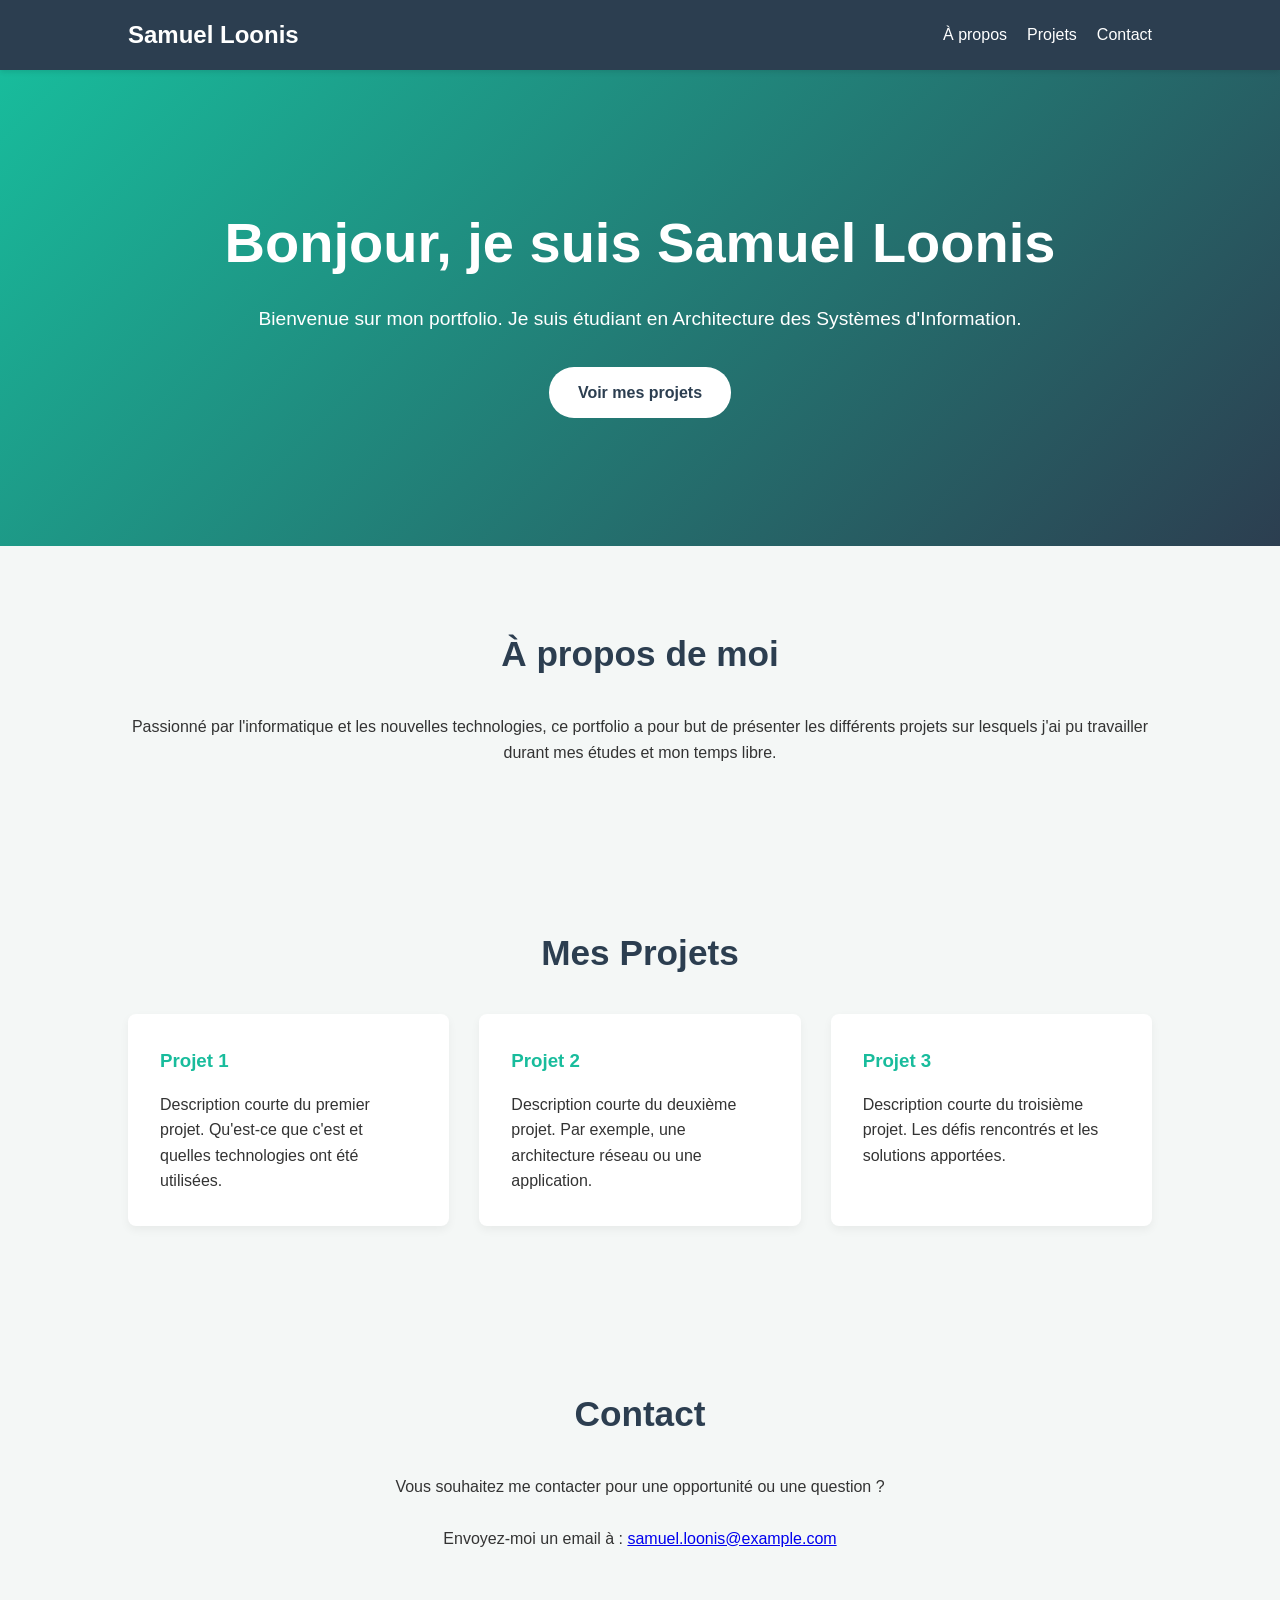
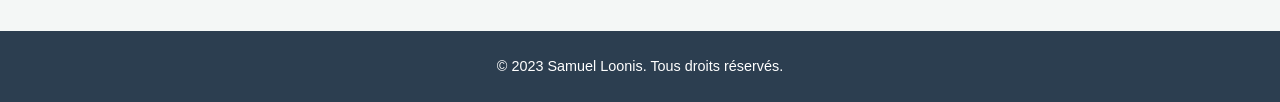
<file: Prompt1/index.html>
<!DOCTYPE html>
<html lang="fr">
<head>
    <meta charset="UTF-8">
    <meta name="viewport" content="width=device-width, initial-scale=1.0">
    <title>Portfolio - Samuel Loonis</title>
    <link rel="stylesheet" href="style.css">
</head>
<body>
    <header>
        <nav>
            <div class="logo">Samuel Loonis</div>
            <ul class="nav-links">
                <li><a href="#about">À propos</a></li>
                <li><a href="#projects">Projets</a></li>
                <li><a href="#contact">Contact</a></li>
            </ul>
        </nav>
    </header>

    <section id="hero">
        <div class="hero-content">
            <h1>Bonjour, je suis Samuel Loonis</h1>
            <p>Bienvenue sur mon portfolio. Je suis étudiant en Architecture des Systèmes d'Information.</p>
            <a href="#projects" class="btn">Voir mes projets</a>
        </div>
    </section>

    <section id="about">
        <h2>À propos de moi</h2>
        <p>Passionné par l'informatique et les nouvelles technologies, ce portfolio a pour but de présenter les différents projets sur lesquels j'ai pu travailler durant mes études et mon temps libre.</p>
    </section>

    <section id="projects">
        <h2>Mes Projets</h2>
        <div class="project-grid">
            <div class="project-card">
                <h3>Projet 1</h3>
                <p>Description courte du premier projet. Qu'est-ce que c'est et quelles technologies ont été utilisées.</p>
            </div>
            <div class="project-card">
                <h3>Projet 2</h3>
                <p>Description courte du deuxième projet. Par exemple, une architecture réseau ou une application.</p>
            </div>
            <div class="project-card">
                <h3>Projet 3</h3>
                <p>Description courte du troisième projet. Les défis rencontrés et les solutions apportées.</p>
            </div>
        </div>
    </section>

    <section id="contact">
        <h2>Contact</h2>
        <p>Vous souhaitez me contacter pour une opportunité ou une question ?<br><br> Envoyez-moi un email à : <a href="mailto:samuel.loonis@example.com">samuel.loonis@example.com</a></p>
    </section>

    <footer>
        <p>&copy; 2023 Samuel Loonis. Tous droits réservés.</p>
    </footer>
</body>
</html>
</file>
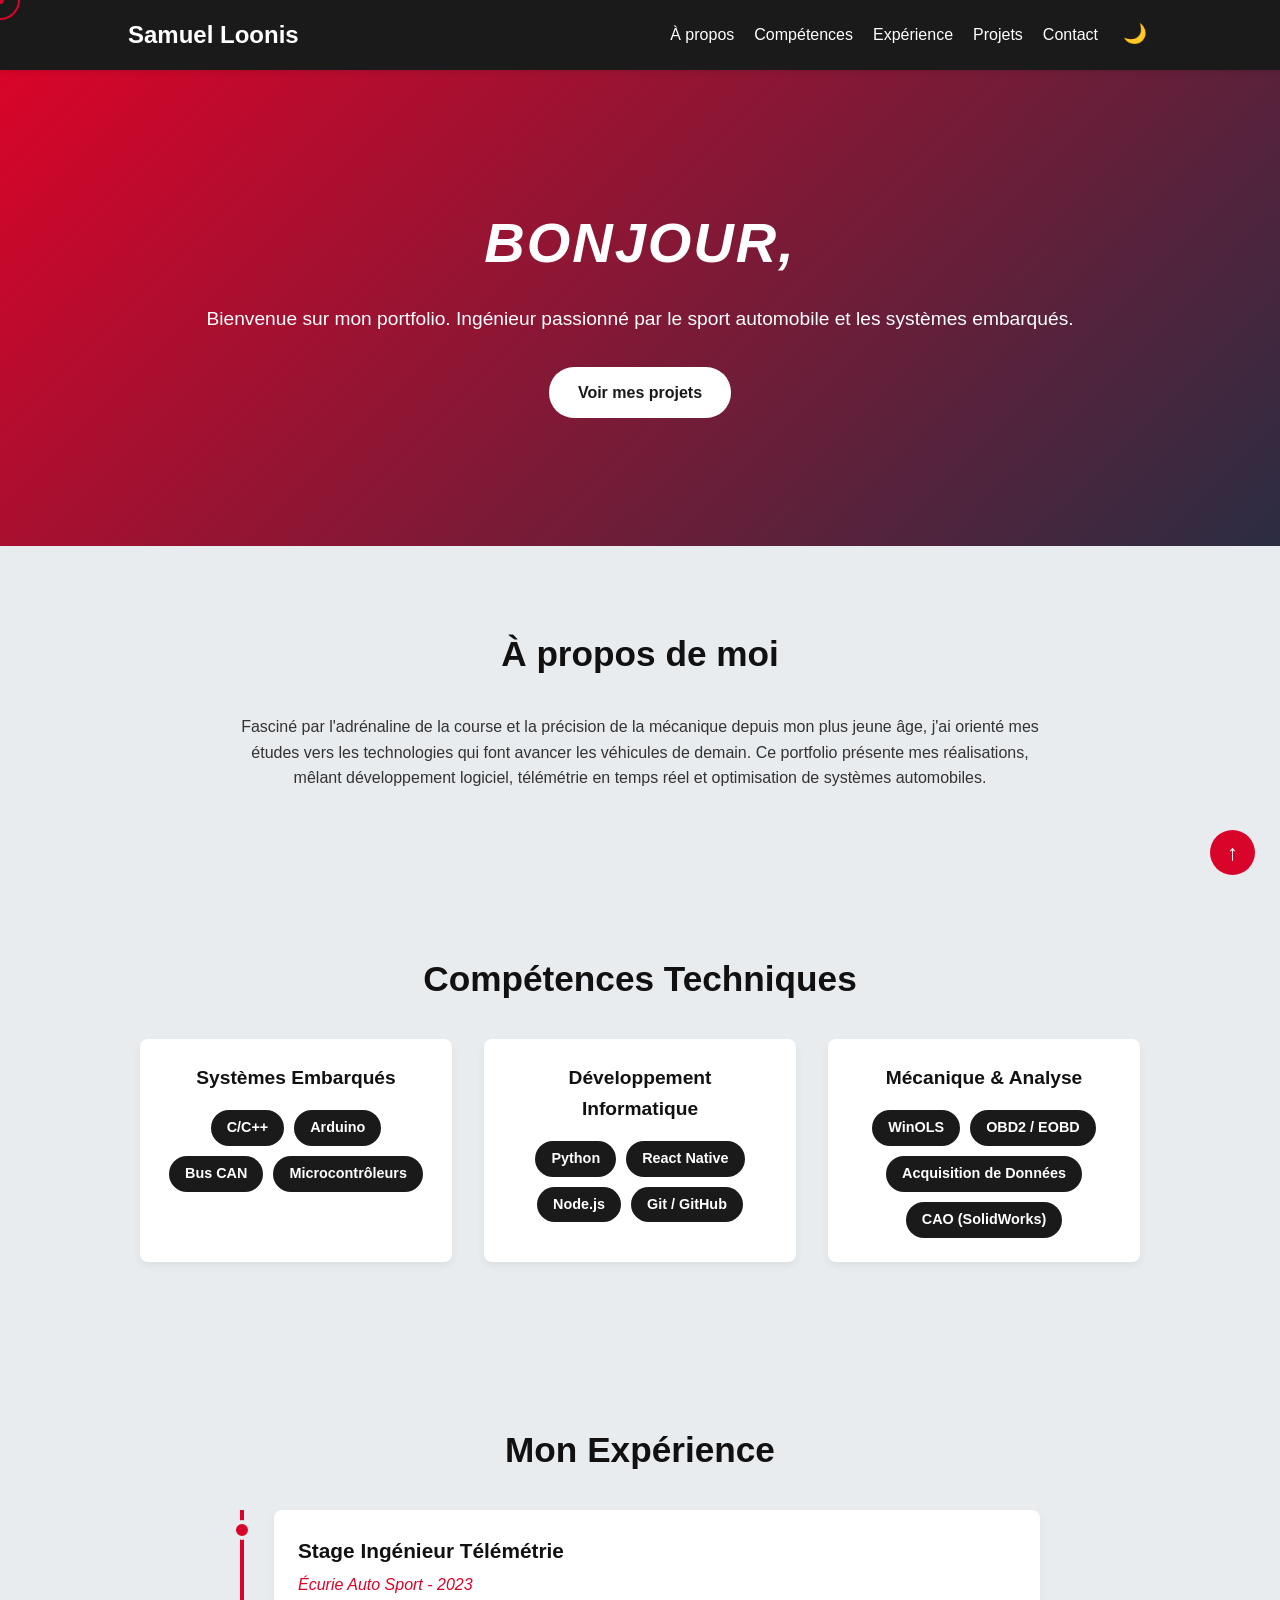
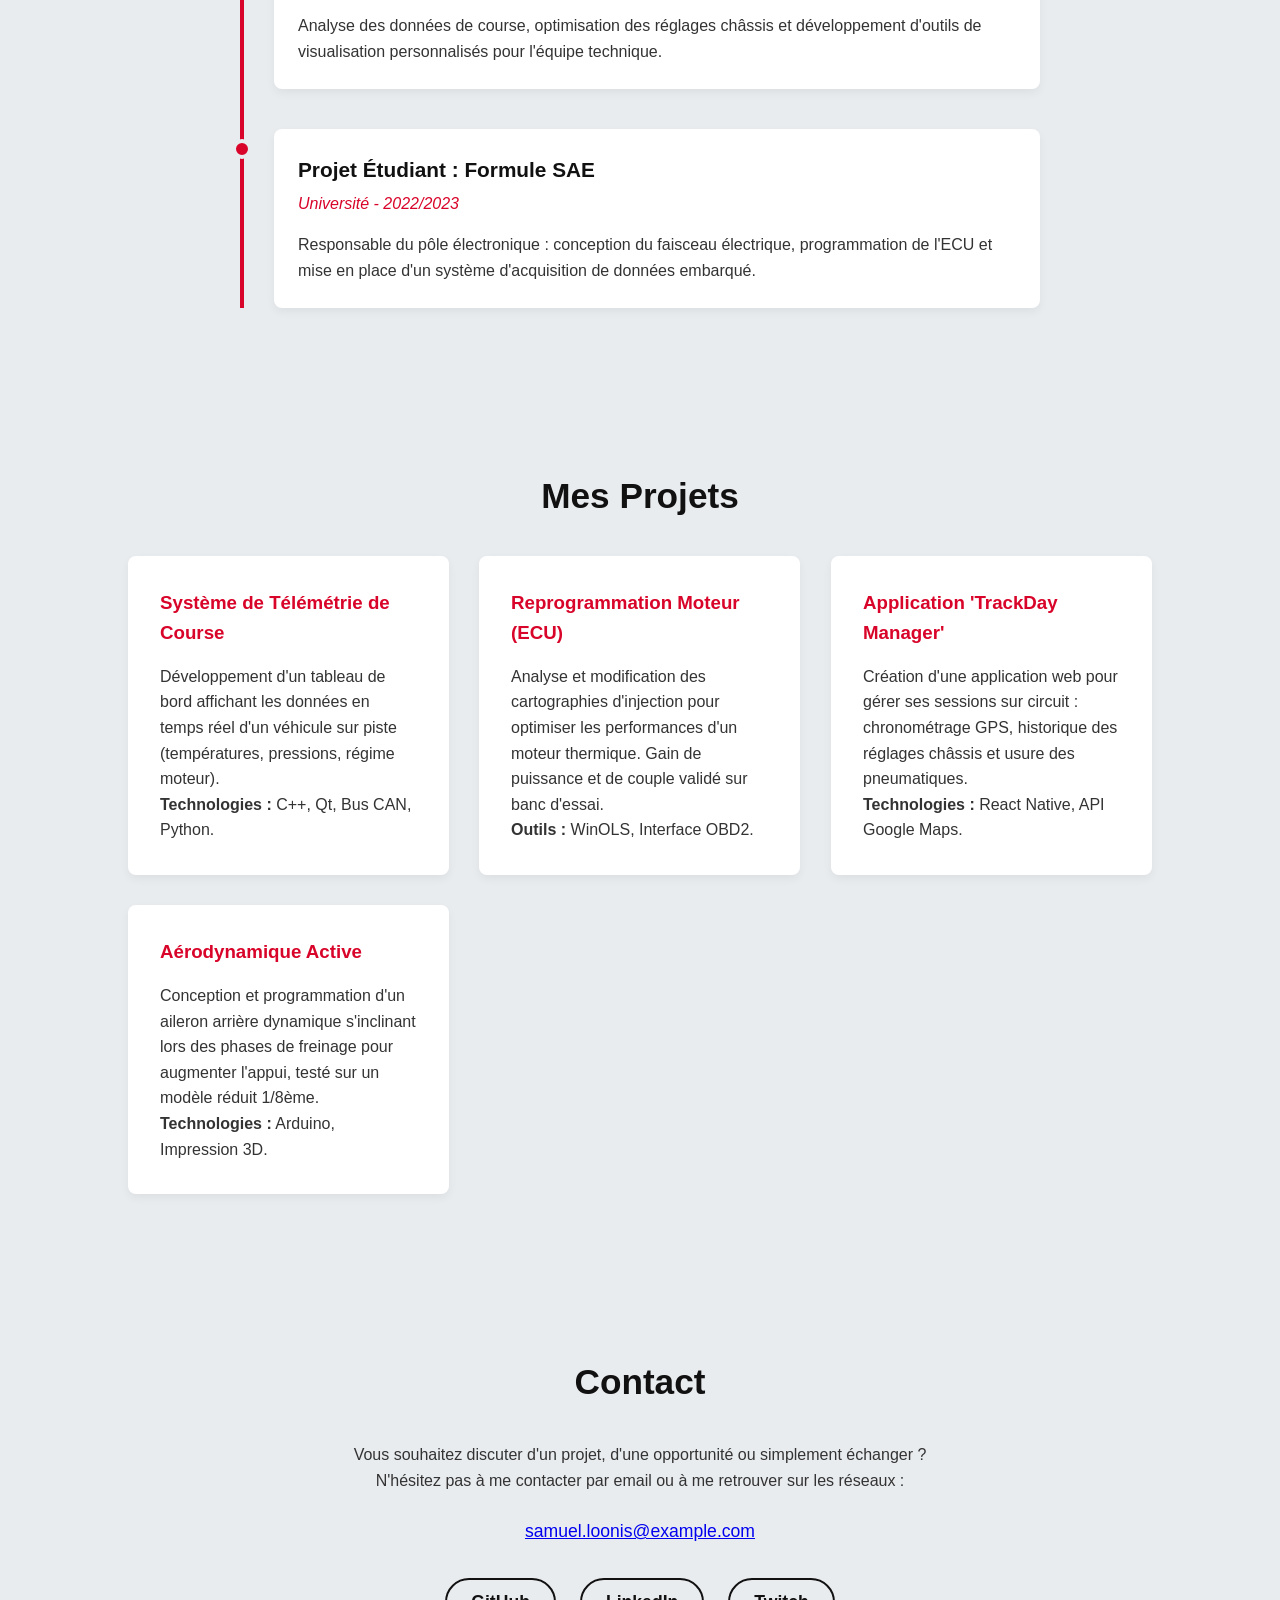
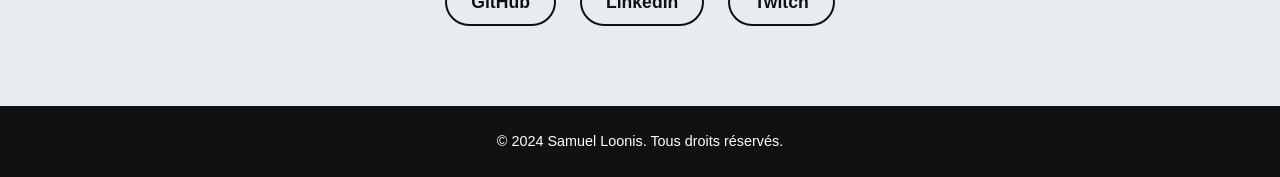
<file: Prompt2/index.html>
<!DOCTYPE html>
<html lang="fr">
<head>
    <meta charset="UTF-8">
    <meta name="viewport" content="width=device-width, initial-scale=1.0">
    <title>Portfolio Auto - Samuel Loonis</title>
    <link rel="stylesheet" href="style.css">
</head>
<body>
    <header>
        <nav>
            <div class="logo">Samuel Loonis</div>
            <!-- Bouton Hamburger pour mobile -->
            <div class="hamburger">
                <span></span>
                <span></span>
                <span></span>
            </div>
            <ul class="nav-links">
                <li><a href="#about">À propos</a></li>
                <li><a href="#skills">Compétences</a></li>
                <li><a href="#experience">Expérience</a></li>
                <li><a href="#projects">Projets</a></li>
                <li><a href="#contact">Contact</a></li>
                <li><button id="theme-toggle" class="theme-toggle" aria-label="Changer le thème">🌙</button></li>
            </ul>
        </nav>
    </header>

    <section id="hero">
        <div class="hero-content">
            <h1>Bonjour, je suis Samuel Loonis</h1>
            <p>Bienvenue sur mon portfolio. Ingénieur passionné par le sport automobile et les systèmes embarqués.</p>
            <a href="#projects" class="btn">Voir mes projets</a>
        </div>
    </section>

    <section id="about">
        <h2>À propos de moi</h2>
        <p style="max-width: 800px; margin: 0 auto;">Fasciné par l'adrénaline de la course et la précision de la mécanique depuis mon plus jeune âge, j'ai orienté mes études vers les technologies qui font avancer les véhicules de demain. Ce portfolio présente mes réalisations, mêlant développement logiciel, télémétrie en temps réel et optimisation de systèmes automobiles.</p>
    </section>

    <section id="skills">
        <h2>Compétences Techniques</h2>
        <div class="skills-container">
            <div class="skill-category">
                <h3>Systèmes Embarqués</h3>
                <div class="skill-tags">
                    <span>C/C++</span>
                    <span>Arduino</span>
                    <span>Bus CAN</span>
                    <span>Microcontrôleurs</span>
                </div>
            </div>
            <div class="skill-category">
                <h3>Développement Informatique</h3>
                <div class="skill-tags">
                    <span>Python</span>
                    <span>React Native</span>
                    <span>Node.js</span>
                    <span>Git / GitHub</span>
                </div>
            </div>
            <div class="skill-category">
                <h3>Mécanique & Analyse</h3>
                <div class="skill-tags">
                    <span>WinOLS</span>
                    <span>OBD2 / EOBD</span>
                    <span>Acquisition de Données</span>
                    <span>CAO (SolidWorks)</span>
                </div>
            </div>
        </div>
    </section>

    <section id="experience">
        <h2>Mon Expérience</h2>
        <div class="timeline">
            <div class="timeline-item">
                <div class="timeline-dot"></div>
                <div class="timeline-content">
                    <h3>Stage Ingénieur Télémétrie</h3>
                    <h4>Écurie Auto Sport - 2023</h4>
                    <p>Analyse des données de course, optimisation des réglages châssis et développement d'outils de visualisation personnalisés pour l'équipe technique.</p>
                </div>
            </div>
            <div class="timeline-item">
                <div class="timeline-dot"></div>
                <div class="timeline-content">
                    <h3>Projet Étudiant : Formule SAE</h3>
                    <h4>Université - 2022/2023</h4>
                    <p>Responsable du pôle électronique : conception du faisceau électrique, programmation de l'ECU et mise en place d'un système d'acquisition de données embarqué.</p>
                </div>
            </div>
        </div>
    </section>

    <section id="projects">
        <h2>Mes Projets</h2>
        <div class="project-grid">
            <div class="project-card">
                <h3>Système de Télémétrie de Course</h3>
                <p>Développement d'un tableau de bord affichant les données en temps réel d'un véhicule sur piste (températures, pressions, régime moteur).<br><strong>Technologies :</strong> C++, Qt, Bus CAN, Python.</p>
            </div>
            <div class="project-card">
                <h3>Reprogrammation Moteur (ECU)</h3>
                <p>Analyse et modification des cartographies d'injection pour optimiser les performances d'un moteur thermique. Gain de puissance et de couple validé sur banc d'essai.<br><strong>Outils :</strong> WinOLS, Interface OBD2.</p>
            </div>
            <div class="project-card">
                <h3>Application 'TrackDay Manager'</h3>
                <p>Création d'une application web pour gérer ses sessions sur circuit : chronométrage GPS, historique des réglages châssis et usure des pneumatiques.<br><strong>Technologies :</strong> React Native, API Google Maps.</p>
            </div>
            <div class="project-card">
                <h3>Aérodynamique Active</h3>
                <p>Conception et programmation d'un aileron arrière dynamique s'inclinant lors des phases de freinage pour augmenter l'appui, testé sur un modèle réduit 1/8ème.<br><strong>Technologies :</strong> Arduino, Impression 3D.</p>
            </div>
        </div>
    </section>

    <section id="contact">
        <h2>Contact</h2>
        <p>Vous souhaitez discuter d'un projet, d'une opportunité ou simplement échanger ?<br>N'hésitez pas à me contacter par email ou à me retrouver sur les réseaux :</p>
        <p style="margin-top: 1.5rem; font-size: 1.1rem;"><a href="mailto:samuel.loonis@example.com">samuel.loonis@example.com</a></p>

        <div class="social-links">
            <a href="https://github.com/your-username" target="_blank" class="social-icon">GitHub</a>
            <a href="https://linkedin.com/in/your-username" target="_blank" class="social-icon">LinkedIn</a>
            <a href="https://www.twitch.tv/your-username" target="_blank" class="social-icon">Twitch</a>
        </div>
    </section>

    <footer>
        <p>&copy; 2024 Samuel Loonis. Tous droits réservés.</p>
    </footer>

    <!-- Bouton "Retour en haut" -->
    <a href="#" class="back-to-top" title="Retour en haut">↑</a>

    <!-- Curseurs personnalisés -->
    <div class="cursor-dot"></div>
    <div class="cursor-outline"></div>

    <!-- Script Vanilla JS externe -->
    <script src="script.js"></script>
</body>
</html>
</file>
<file: Prompt1/style.css>
/* Reset des marges de base */
* {
    margin: 0;
    padding: 0;
    box-sizing: border-box;
}

html {
    scroll-behavior: smooth;
}

body {
    font-family: 'Segoe UI', Tahoma, Geneva, Verdana, sans-serif;
    line-height: 1.6;
    color: #333;
    background-color: #f4f7f6;
}

/* En-tête et Navigation */
header {
    background: #2c3e50;
    color: #fff;
    padding: 1rem 0;
    position: sticky;
    top: 0;
    z-index: 100;
    box-shadow: 0 2px 5px rgba(0,0,0,0.1);
}

nav {
    display: flex;
    justify-content: space-between;
    align-items: center;
    width: 80%;
    margin: auto;
}

.logo {
    font-size: 1.5rem;
    font-weight: bold;
}

.nav-links {
    list-style: none;
    display: flex;
    gap: 20px;
}

.nav-links a {
    color: #fff;
    text-decoration: none;
    font-weight: 500;
    transition: color 0.3s ease;
}

.nav-links a:hover {
    color: #18bc9c;
}

/* Style général des sections */
section {
    padding: 5rem 10%;
    text-align: center;
}

h2 {
    font-size: 2.2rem;
    margin-bottom: 2rem;
    color: #2c3e50;
}

/* Section Accueil (Hero) */
#hero {
    background: linear-gradient(135deg, #18bc9c 0%, #2c3e50 100%);
    color: white;
    padding: 8rem 10%;
}

#hero h1 {
    font-size: 3.5rem;
    margin-bottom: 1rem;
}

#hero p {
    font-size: 1.2rem;
    margin-bottom: 2rem;
}

.btn {
    display: inline-block;
    background: #fff;
    color: #2c3e50;
    padding: 0.8rem 1.8rem;
    text-decoration: none;
    border-radius: 25px;
    font-weight: bold;
    transition: background 0.3s, color 0.3s;
}

.btn:hover {
    background: #2c3e50;
    color: #fff;
    border: 1px solid #fff;
}

/* Grille des projets */
.project-grid {
    display: grid;
    grid-template-columns: repeat(auto-fit, minmax(280px, 1fr));
    gap: 30px;
    margin-top: 2rem;
}

.project-card {
    background: white;
    padding: 2rem;
    border-radius: 8px;
    box-shadow: 0 4px 10px rgba(0,0,0,0.05);
    transition: transform 0.3s, box-shadow 0.3s;
    text-align: left;
}

.project-card h3 {
    color: #18bc9c;
    margin-bottom: 1rem;
}

.project-card:hover {
    transform: translateY(-5px);
    box-shadow: 0 8px 15px rgba(0,0,0,0.1);
}

/* Pied de page */
footer {
    text-align: center;
    padding: 1.5rem;
    background: #2c3e50;
    color: white;
    font-size: 0.9rem;
}
</file>
<file: Prompt2/style.css>
/* Reset des marges de base */
* {
    margin: 0;
    padding: 0;
    box-sizing: border-box;
}

html {
    scroll-behavior: smooth;
}

:root {
    --bg-color: #e9ecef;
    --text-color: #333;
    --heading-color: #111111;
    --nav-bg: #1a1a1a;
    --card-bg: white;
    --primary-color: #d90429; /* Rouge Course */
    --hero-grad-1: #d90429;
    --hero-grad-2: #2b2d42; /* Gris Asphalte foncé */
    --footer-bg: #111111;
}

body.dark-mode {
    --bg-color: #121212;
    --text-color: #e0e0e0;
    --heading-color: #ffffff;
    --nav-bg: #0a0a0a;
    --card-bg: #1e1e1e;
    --hero-grad-1: #8d0808;
    --hero-grad-2: #0a0a0a;
    --footer-bg: #050505;
}

body {
    font-family: 'Segoe UI', Tahoma, Geneva, Verdana, sans-serif;
    line-height: 1.6;
    color: var(--text-color);
    background-color: var(--bg-color);
    overflow-x: hidden;
    transition: background-color 0.3s ease, color 0.3s ease;
}

/* En-tête et Navigation */
header {
    background: var(--nav-bg);
    color: #fff;
    padding: 1rem 0;
    position: sticky;
    top: 0;
    z-index: 100;
    box-shadow: 0 2px 5px rgba(0,0,0,0.1);
}

nav {
    display: flex;
    justify-content: space-between;
    align-items: center;
    width: 80%;
    margin: auto;
}

.logo {
    font-size: 1.5rem;
    font-weight: bold;
}

.nav-links {
    list-style: none;
    display: flex;
    gap: 20px;
}

.nav-links a {
    color: #fff;
    text-decoration: none;
    font-weight: 500;
    transition: color 0.3s ease;
}

.nav-links a:hover {
    color: var(--primary-color);
}

/* Style pour le lien de navigation actif */
.nav-links a.active-link {
    color: var(--primary-color);
}

/* Bouton Toggle Thème */
.theme-toggle {
    background: none;
    border: none;
    font-size: 1.2rem;
    cursor: pointer;
    padding: 0 5px;
    transition: transform 0.3s;
}
.theme-toggle:hover { transform: scale(1.2); }

/* Hamburger Menu (Caché par défaut) */
.hamburger {
    display: none;
    cursor: pointer;
    flex-direction: column;
    gap: 5px;
}

.hamburger span {
    display: block;
    width: 25px;
    height: 3px;
    background-color: white;
    transition: all 0.3s ease;
}

/* Style général des sections */
section {
    padding: 5rem 10%;
    text-align: center;
}

h2 {
    font-size: 2.2rem;
    margin-bottom: 2rem;
    color: var(--heading-color);
    transition: color 0.3s ease;
}

/* Section Accueil (Hero) */
#hero {
    background: linear-gradient(135deg, var(--hero-grad-1) 0%, var(--hero-grad-2) 100%);
    color: white;
    padding: 8rem 10%;
}

#hero h1 { font-size: 3.5rem; margin-bottom: 1rem; font-style: italic; text-transform: uppercase; letter-spacing: 2px; }
#hero p { font-size: 1.2rem; margin-bottom: 2rem; }

.btn {
    display: inline-block;
    background: #fff;
    color: var(--nav-bg);
    padding: 0.8rem 1.8rem;
    text-decoration: none;
    border-radius: 25px;
    font-weight: bold;
    transition: background 0.3s, color 0.3s;
}

.btn:hover { background: var(--nav-bg); color: #fff; border: 1px solid #fff; }

/* Grille des projets avec préparation pour l'animation JS */
.project-grid {
    display: grid;
    grid-template-columns: repeat(auto-fit, minmax(280px, 1fr));
    gap: 30px;
    margin-top: 2rem;
}

.project-card {
    background: var(--card-bg);
    padding: 2rem;
    border-radius: 8px;
    box-shadow: 0 4px 10px rgba(0,0,0,0.05);
    text-align: left;
    /* Configurations de base pour le Scroll Reveal & Tilt 3D */
    opacity: 0;
    --rx: 0deg;
    --ry: 0deg;
    transform: perspective(1000px) translateY(30px) rotateX(var(--rx)) rotateY(var(--ry));
    transition: opacity 0.6s ease-out, transform 0.6s ease-out, box-shadow 0.3s, background-color 0.3s;
}

.project-card h3 { color: var(--primary-color); margin-bottom: 1rem; }
.project-card:hover { box-shadow: 0 8px 15px rgba(0,0,0,0.1); }

/* Section Compétences */
.skills-container {
    display: flex;
    flex-wrap: wrap;
    justify-content: center;
    gap: 2rem;
    max-width: 1000px;
    margin: 0 auto;
}

.skill-category {
    background: var(--card-bg);
    padding: 1.5rem;
    border-radius: 8px;
    box-shadow: 0 4px 10px rgba(0,0,0,0.05);
    flex: 1 1 250px;
    transition: background-color 0.3s;
}

.skill-category h3 {
    color: var(--heading-color);
    margin-bottom: 1rem;
    font-size: 1.2rem;
}

.skill-tags {
    display: flex;
    flex-wrap: wrap;
    gap: 10px;
    justify-content: center;
}

.skill-tags span {
    background: var(--nav-bg);
    color: white;
    padding: 0.4rem 1rem;
    border-radius: 20px;
    font-size: 0.9rem;
    font-weight: bold;
    transition: background-color 0.3s, transform 0.3s;
}

.skill-tags span:hover {
    transform: scale(1.05);
    background: var(--primary-color);
}

/* Section Expérience (Timeline) */
.timeline {
    max-width: 800px;
    margin: 0 auto;
    border-left: 4px solid var(--primary-color);
    padding-left: 30px;
    text-align: left;
}

.timeline-item {
    position: relative;
    margin-bottom: 2.5rem;
}

.timeline-item:last-child {
    margin-bottom: 0;
}

.timeline-dot {
    position: absolute;
    left: -42px;
    top: 10px;
    width: 20px;
    height: 20px;
    background-color: var(--primary-color);
    border: 4px solid var(--bg-color);
    border-radius: 50%;
    transition: background-color 0.3s, border-color 0.3s;
}

.timeline-content {
    background: var(--card-bg);
    padding: 1.5rem;
    border-radius: 8px;
    box-shadow: 0 4px 10px rgba(0,0,0,0.05);
    transition: background-color 0.3s;
}

.timeline-content h3 {
    color: var(--heading-color);
    margin-bottom: 0.3rem;
    font-size: 1.3rem;
}

.timeline-content h4 {
    color: var(--primary-color);
    font-style: italic;
    font-size: 1rem;
    margin-bottom: 1rem;
    font-weight: normal;
}

/* Section Contact - Liens sociaux */
.social-links {
    margin-top: 2rem;
    display: flex;
    justify-content: center;
    flex-wrap: wrap;
    gap: 1.5rem;
}

.social-icon {
    color: var(--heading-color);
    text-decoration: none;
    font-size: 1.1rem;
    font-weight: bold;
    padding: 0.5rem 1.5rem;
    border: 2px solid var(--heading-color);
    border-radius: 25px;
    transition: background-color 0.3s, color 0.3s, border-color 0.3s;
}

.social-icon:hover {
    background-color: var(--heading-color);
    color: var(--bg-color);
}

/* Pied de page */
footer { 
    text-align: center; 
    padding: 1.5rem; 
    background: var(--footer-bg); 
    color: white; 
    font-size: 0.9rem; 
    transition: background-color 0.3s;
}

/* Bouton "Retour en haut" */
.back-to-top {
    position: fixed;
    bottom: 25px;
    right: 25px;
    background: var(--primary-color);
    color: white;
    width: 45px;
    height: 45px;
    border-radius: 50%;
    display: flex;
    align-items: center;
    justify-content: center;
    text-decoration: none;
    font-size: 22px;
    opacity: 0;
    visibility: hidden;
    transition: opacity 0.4s, visibility 0.4s, background-color 0.3s;
    z-index: 1000;
}
.back-to-top.show {
    opacity: 1;
    visibility: visible;
}
.back-to-top:hover {
    background: var(--nav-bg);
}

/* Curseurs personnalisés */
.cursor-dot {
    width: 8px;
    height: 8px;
    background-color: var(--primary-color);
}
.cursor-outline {
    width: 40px;
    height: 40px;
    border: 2px solid var(--primary-color);
}
.cursor-dot, .cursor-outline {
    position: fixed;
    top: 0;
    left: 0;
    transform: translate(-50%, -50%);
    border-radius: 50%;
    z-index: 9999;
    pointer-events: none;
}

/* Responsive Design (Mobiles et Tablettes) */
@media screen and (max-width: 768px) {
    .cursor-dot, .cursor-outline {
        display: none; /* Désactivé sur mobile/tactile */
    }
    
    /* Ajustement de la timeline pour ne pas coller au bord gauche sur mobile */
    .timeline {
        margin-left: 15px; 
        padding-left: 20px;
    }
    .timeline-dot {
        left: -32px;
    }

    .hamburger {
        display: flex;
    }
    
    /* Animation du hamburger en croix */
    .hamburger.active span:nth-child(1) {
        transform: translateY(8px) rotate(45deg);
    }
    .hamburger.active span:nth-child(2) {
        opacity: 0;
    }
    .hamburger.active span:nth-child(3) {
        transform: translateY(-8px) rotate(-45deg);
    }

    .nav-links {
        position: absolute;
        top: 100%;
        right: 0;
        background-color: var(--nav-bg);
        flex-direction: column;
        width: 100%;
        text-align: center;
        overflow: hidden;
        max-height: 0;
        transition: max-height 0.3s ease-in-out;
    }
    
    .nav-links.active {
        max-height: 300px; /* Laisse de la place pour afficher les liens */
    }
    
    .nav-links li {
        margin: 15px 0;
    }
}
</file>
